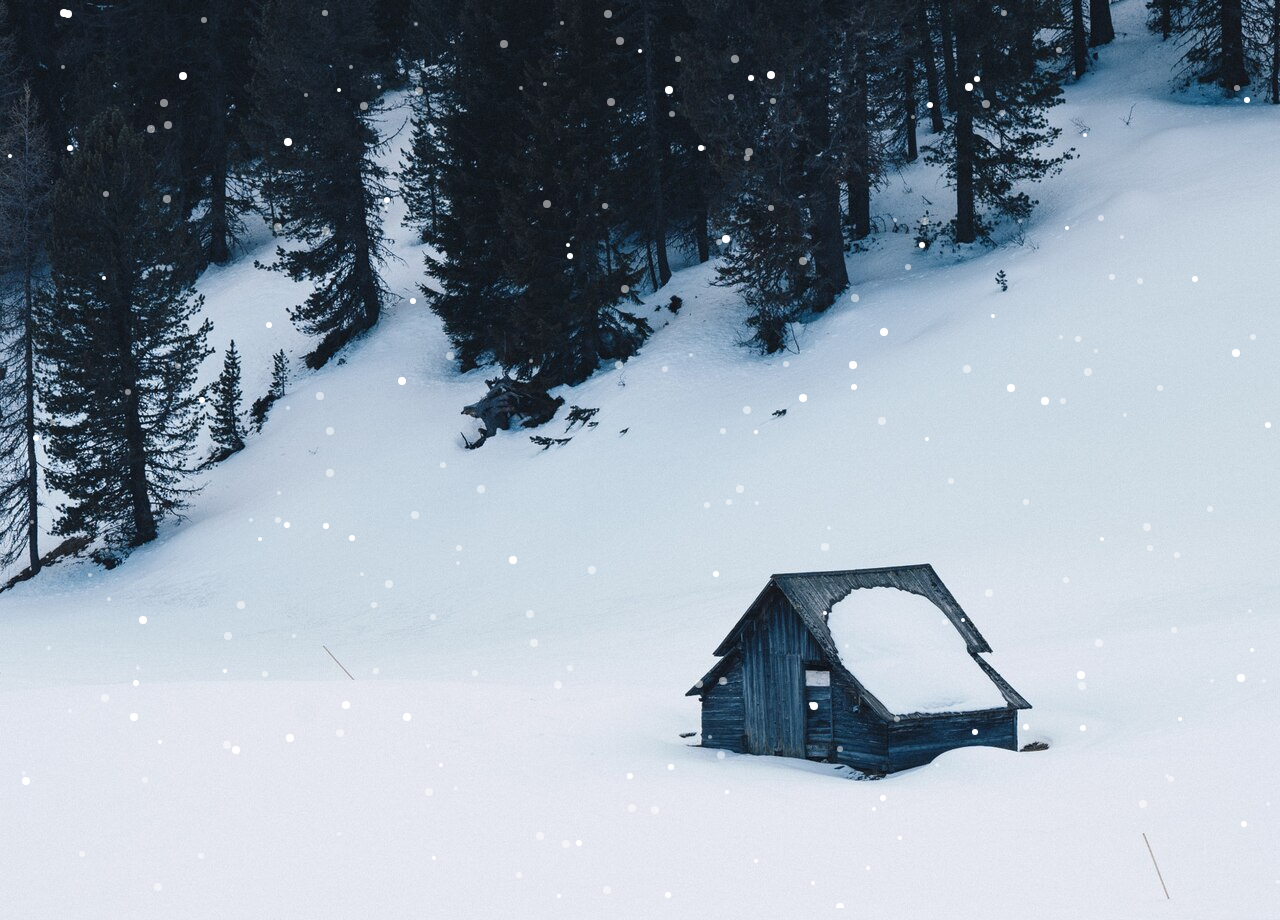
<file: 001_falling snow/index.html>
<!DOCTYPE html>
<html lang="en">
<head>
    <meta charset="UTF-8">
    <meta http-equiv="X-UA-Compatible" content="IE=edge">
    <meta name="viewport" content="width=device-width, initial-scale=1.0">
    <title>001-Falling Snow</title>
    <link rel="stylesheet" href="./style.css">
</head>
<body>
    <canvas id="falling-snow-canvas"></canvas>
    <script src="./star.js"></script>
</body>
</html>
</file>
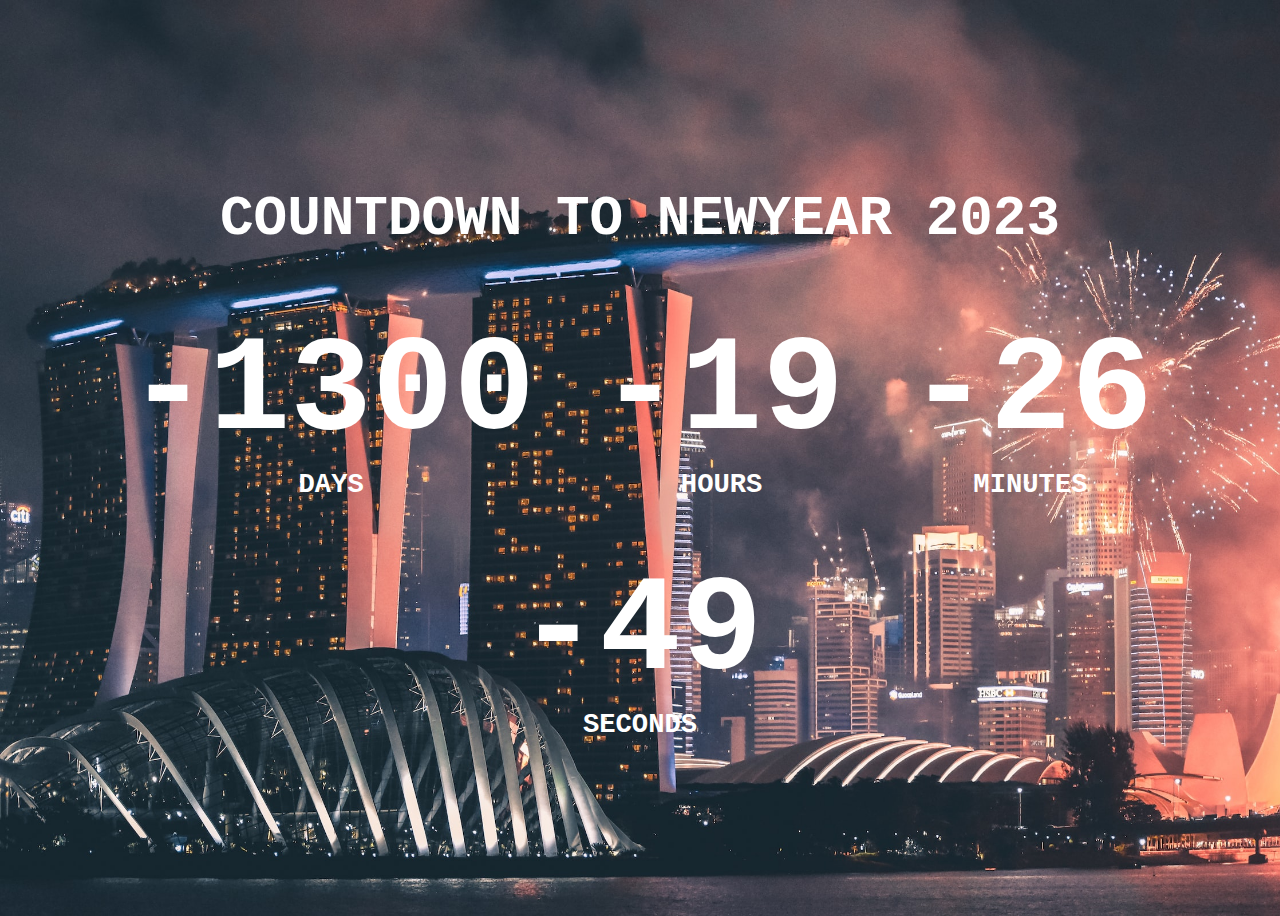
<file: 002_Countdown Timer/index.html>
<!DOCTYPE html>
<html lang="en">
<head>
    <meta charset="UTF-8">
    <meta http-equiv="X-UA-Compatible" content="IE=edge">
    <meta name="viewport" content="width=device-width, initial-scale=1.0">
    <title>Countdown Timer</title>
    <link rel="stylesheet" href="./style.css">
</head>
<body>
    <h1>Countdown To Newyear 2023</h1>
    <div>
        <div class="countdown"><span id="days"></span>Days</div>
        <div class="countdown"><span id="hours"></span>Hours</div>
        <div class="countdown"><span id="minutes"></span>Minutes</div>
        <div class="countdown"><span id="seconds"></span>Seconds</div>
    </div>
    <script src="./star.js"></script>
</body>
</html>
</file>
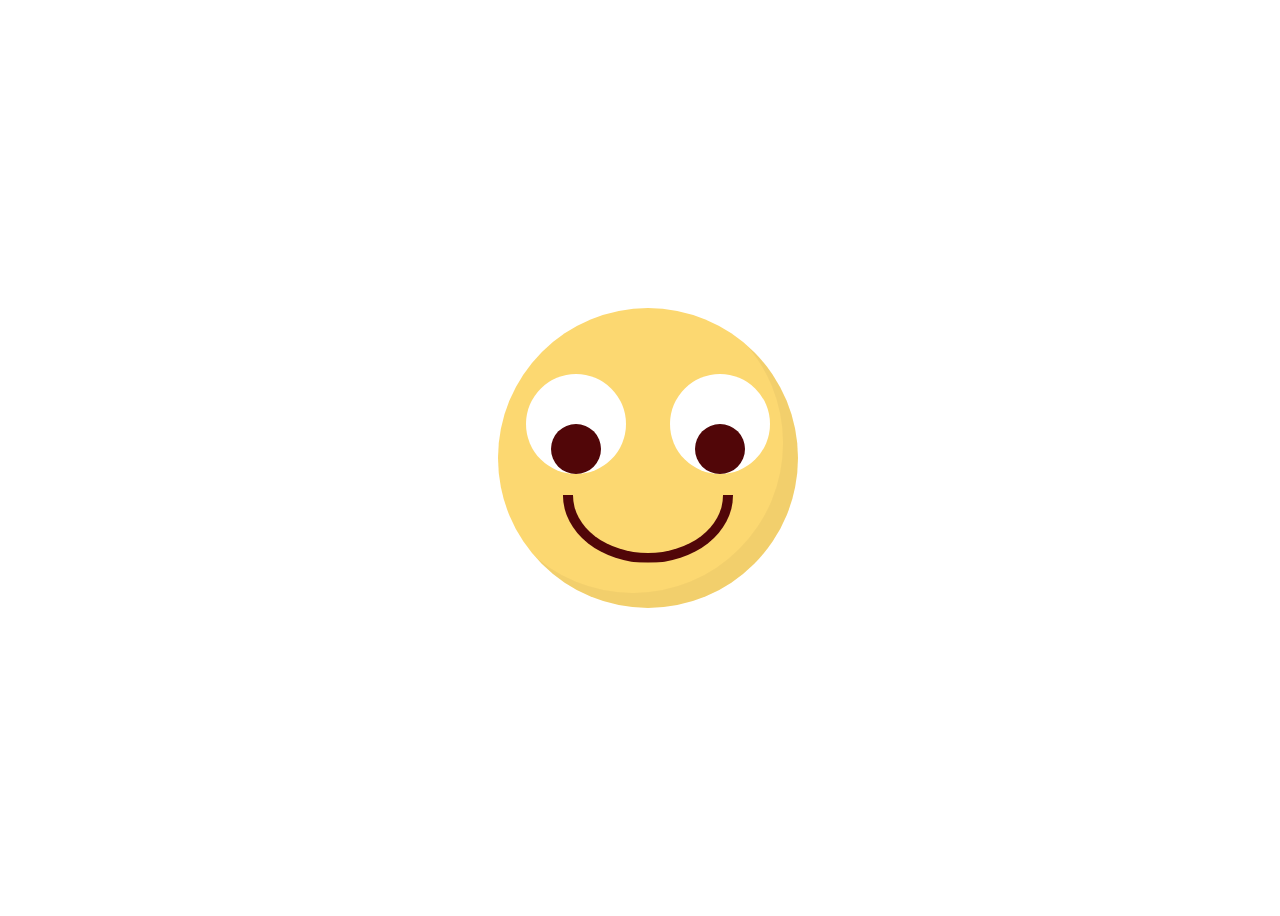
<file: 003_Eye Rolling/index.html>
<!DOCTYPE html>
<html lang="en">
<head>
    <meta charset="UTF-8">
    <meta http-equiv="X-UA-Compatible" content="IE=edge">
    <meta name="viewport" content="width=device-width, initial-scale=1.0">
    <title>Eye Rolling</title>
    <link rel="stylesheet" href="./style.css">
</head>
<body>
    <div class="face">
        <div class="eyes">
            <div class="eye"></div>
            <div class="eye"></div>
        </div>
        <span class="mouth"></span>
    </div>
    <script src="./star.js"></script>
</body>
</html>
</file>
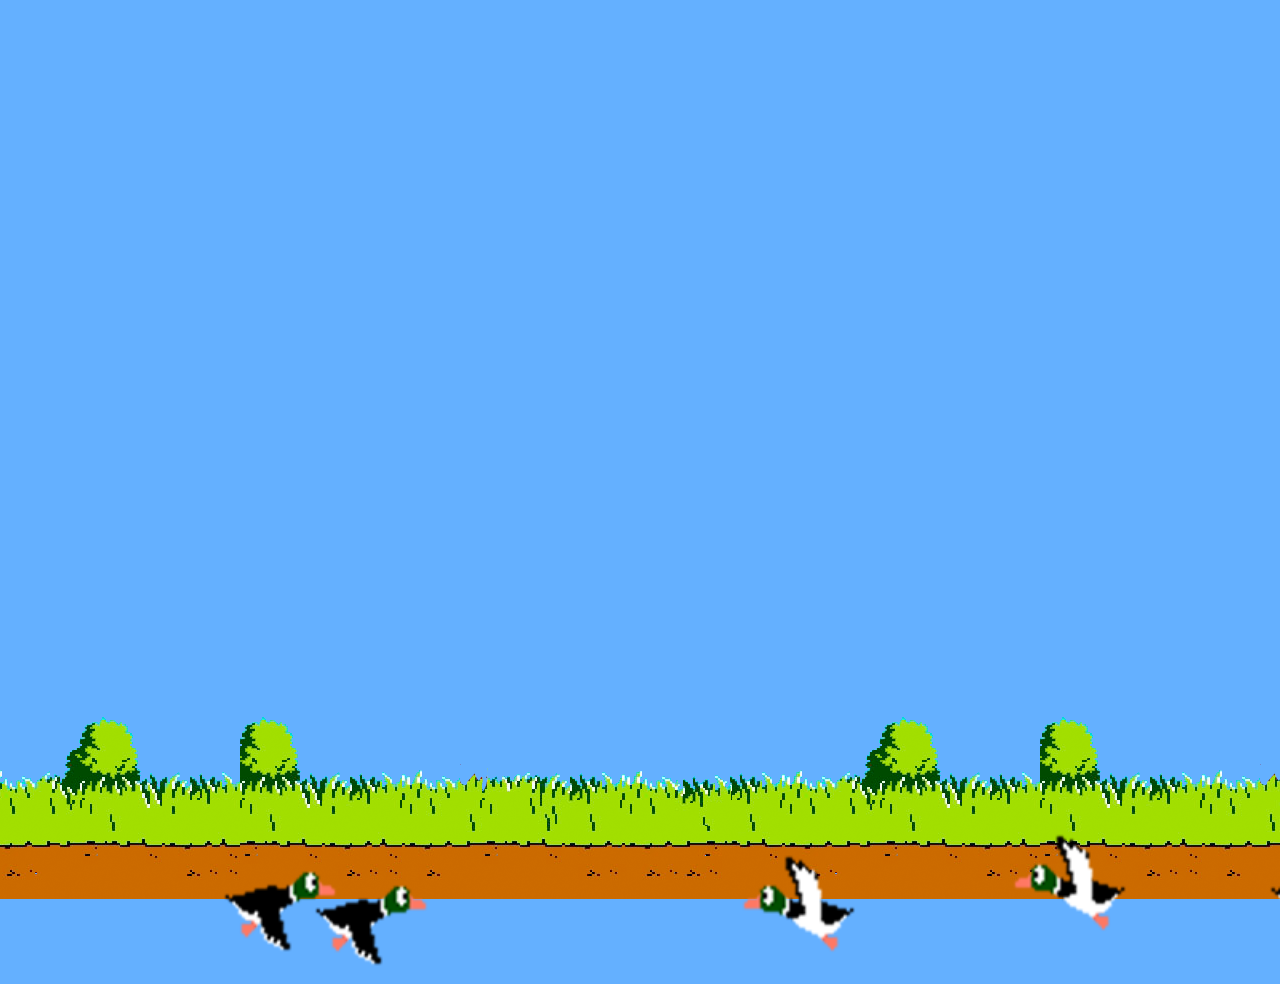
<file: 005_Duck Hunt/index.html>
<!DOCTYPE html>
<html lang="en">
<head>
    <meta charset="UTF-8">
    <meta http-equiv="X-UA-Compatible" content="IE=edge">
    <meta name="viewport" content="width=device-width, initial-scale=1.0">
    <title>Duck Hunt</title>
    <link rel="stylesheet" href="./style.css">
</head>
<body>
    <h1 class="winning">You Win !!</h1>

    <script src="./index.js"></script>
</body>
</html>
</file>
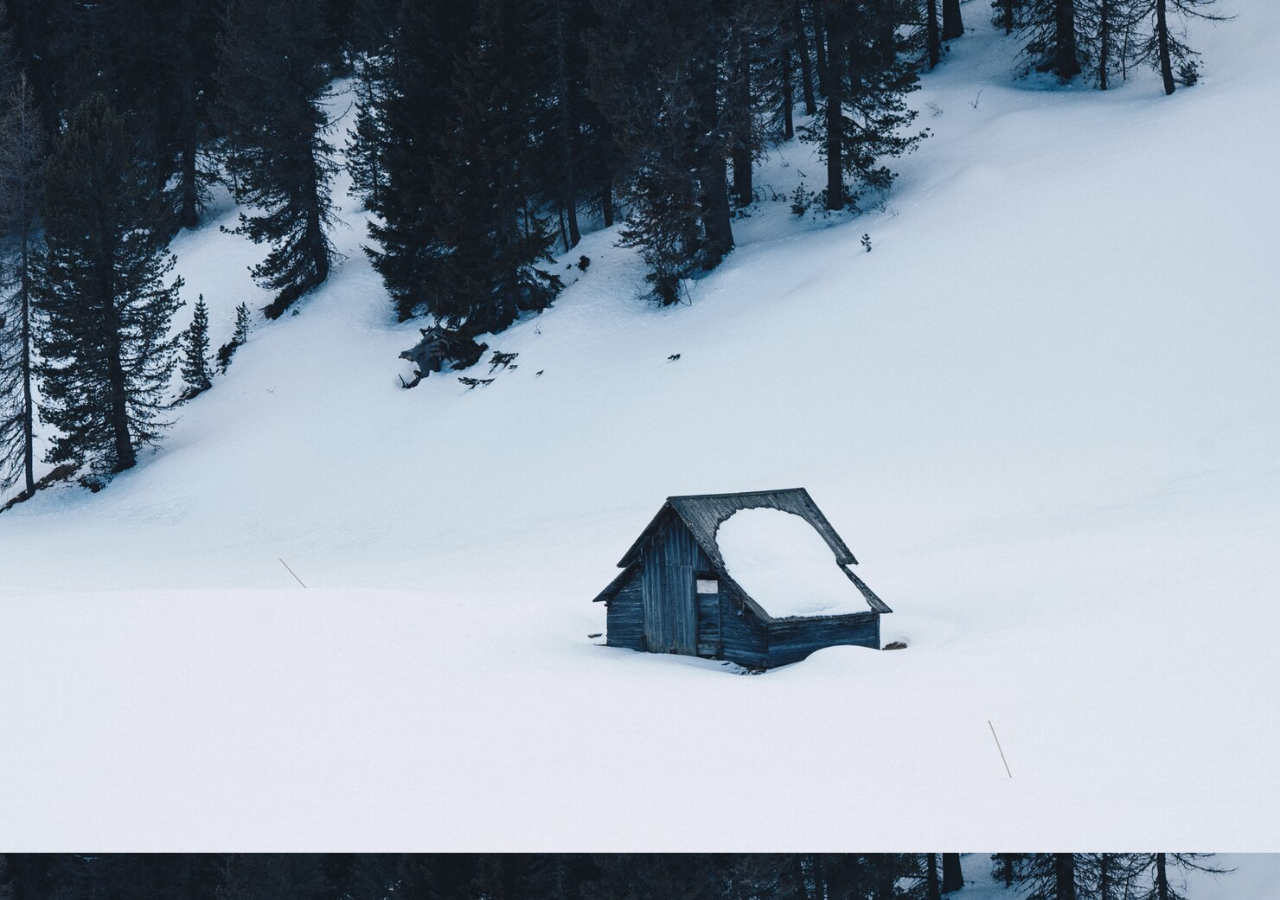
<file: 006_Konami Code/index.html>
<!DOCTYPE html>
<html lang="en">
<head>
    <meta charset="UTF-8">
    <meta http-equiv="X-UA-Compatible" content="IE=edge">
    <meta name="viewport" content="width=device-width, initial-scale=1.0">
    <title>006-Falling Snow</title>
    <link rel="stylesheet" href="./style.css">
</head>
<body>
    <canvas id="falling-snow-canvas"></canvas>
    <script src="./snow-falling.js"></script>
    <script src="./star.js"></script>
</body>
</html>
</file>
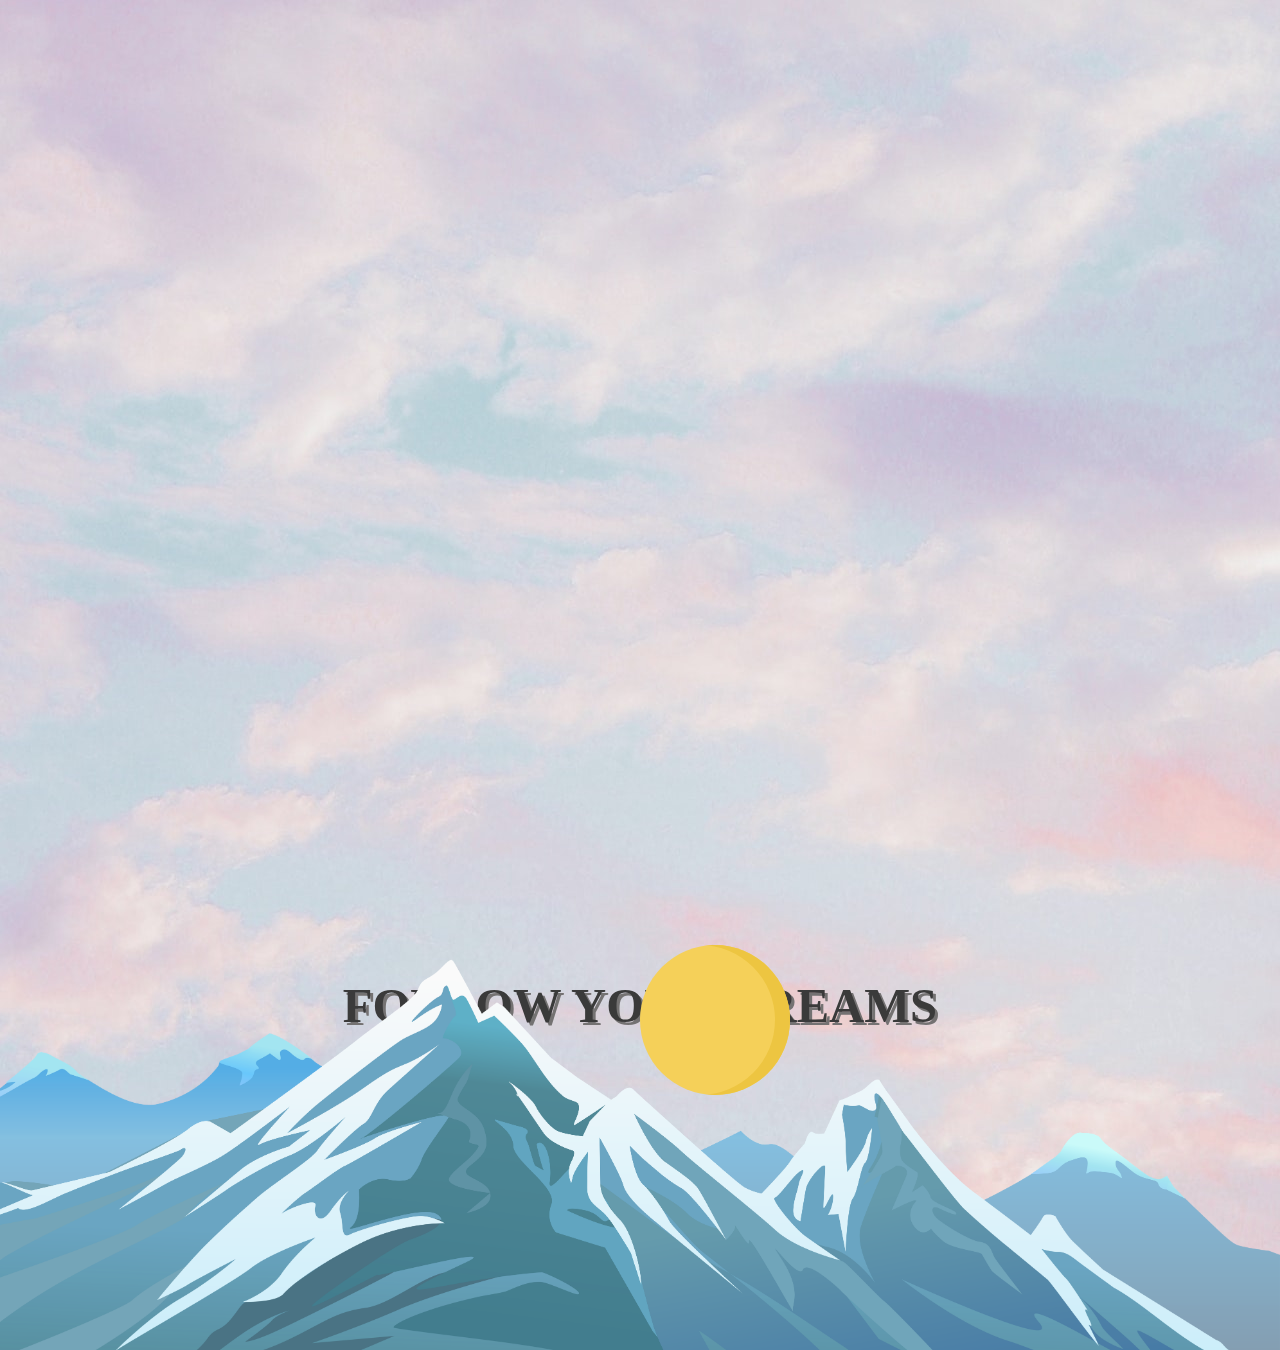
<file: 007_Parallax Scrolling/index.html>
<!DOCTYPE html>
<html lang="en">
<head>
    <meta charset="UTF-8">
    <meta http-equiv="X-UA-Compatible" content="IE=edge">
    <meta name="viewport" content="width=device-width, initial-scale=1.0">
    <title>Parallax Scrolling</title>
    <link rel="stylesheet" href="./style.css">
</head>
<body>
    <div class="parallax">
        <div class="mountain"></div>
        <h1 class="wish"> Follow your dreams</h1>
        <div class="sun"></div>
    </div>    

    <script src="./index.js"></script>
</body>
</html>
</file>
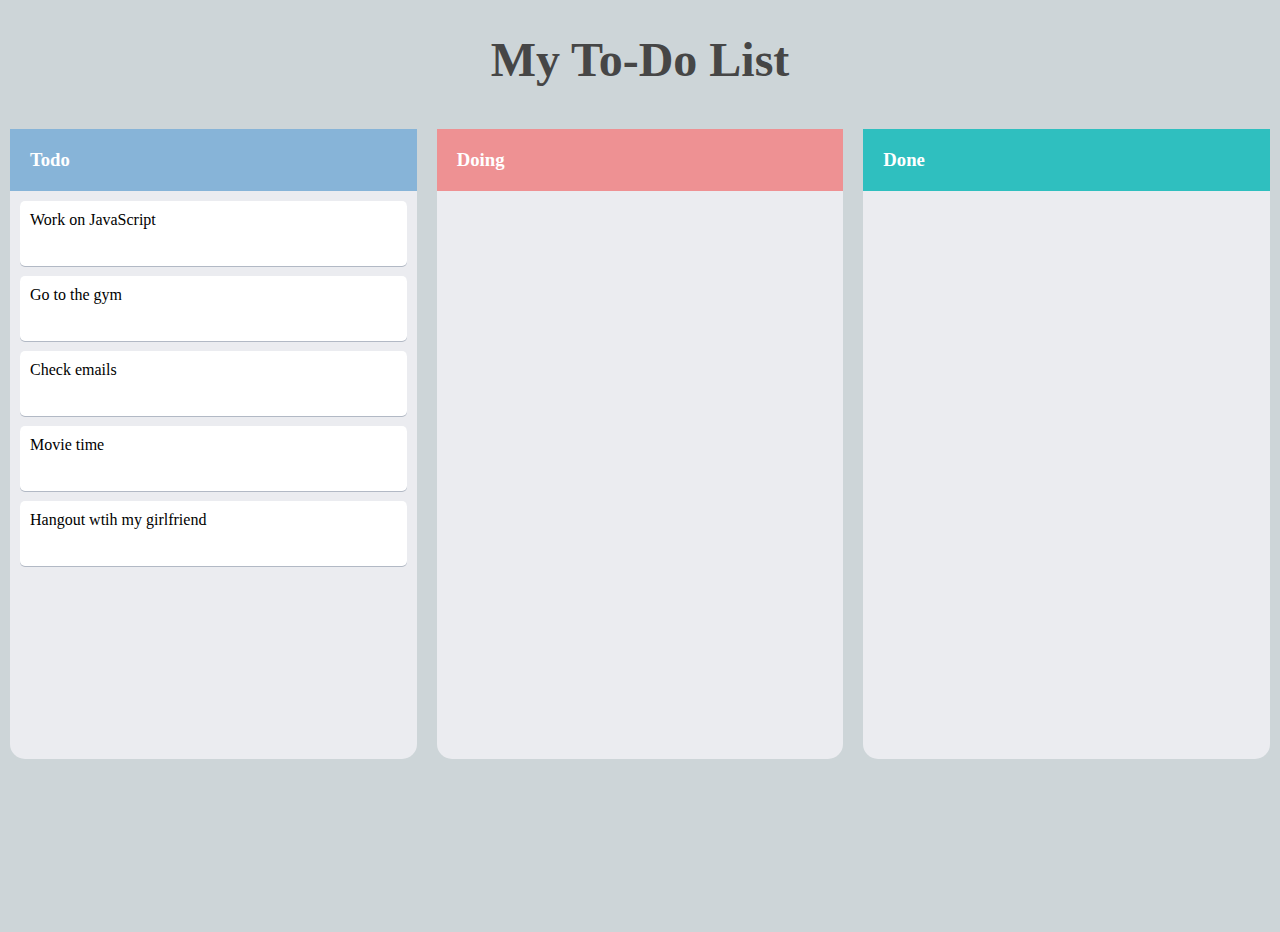
<file: 008_Kanban Board/index.html>
<!DOCTYPE html>
<html lang="en">
<head>
    <meta charset="UTF-8">
    <meta http-equiv="X-UA-Compatible" content="IE=edge">
    <meta name="viewport" content="width=device-width, initial-scale=1.0">
    <title>Kanban Board</title>
    <link rel="stylesheet" href="./style.css">
</head>
<body>
    <h1 class="title">My To-Do List</h1>
    <div class="app">
        <div class="container">
            <h3 class="todo">Todo</h3>
            <div class="drop-zone">
                <div class="task" draggable="true">Work on JavaScript</div>
                <div class="task" draggable="true">Go to the gym</div>
                <div class="task" draggable="true">Check emails</div>
                <div class="task" draggable="true">Movie time</div>
                <div class="task" draggable="true">Hangout wtih my girlfriend</div>
            </div>
        </div>

        <div class="container">
            <h3 class="doing">Doing</h3>
            <div class="drop-zone"></div>
        </div>

        <div class="container">
            <h3 class="done">Done</h3>
            <div class="drop-zone"></div>
        </div>
    </div>

    <script src="./index.js"></script>
</body>
</html>
</file>
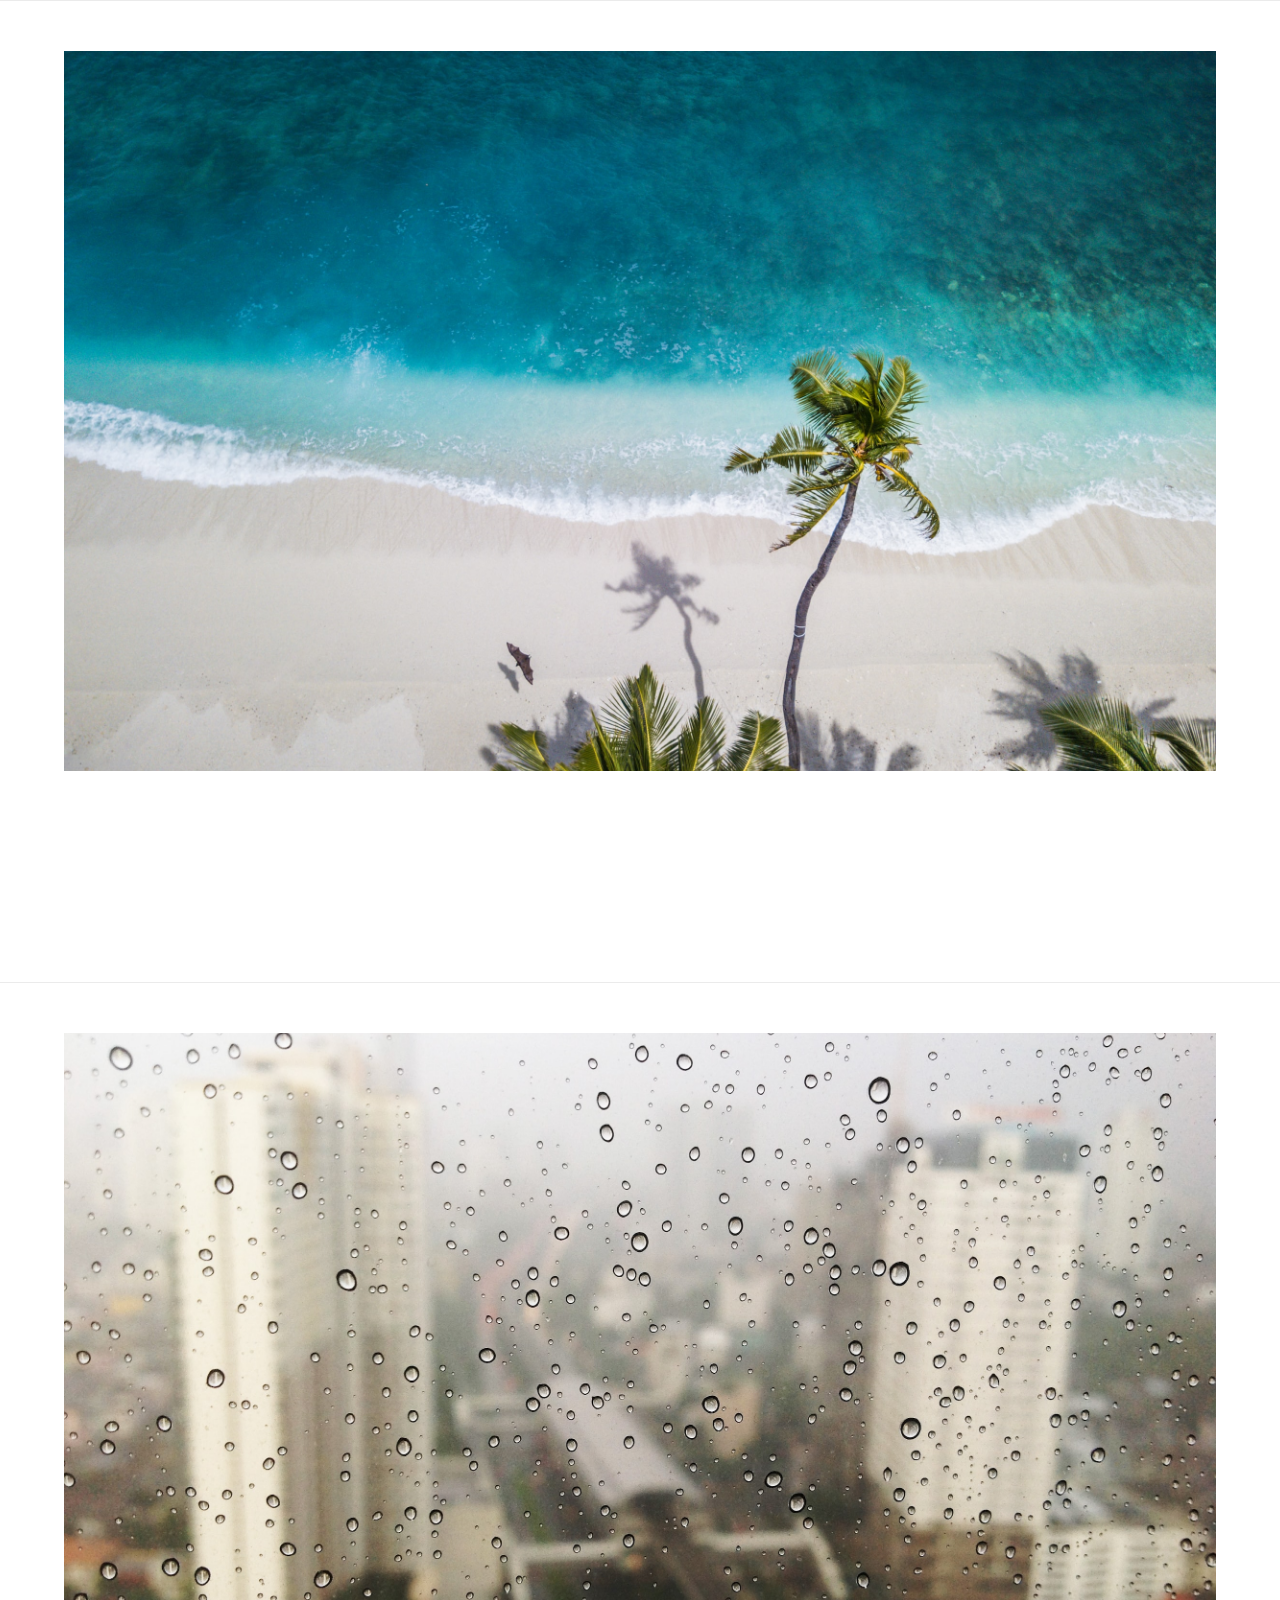
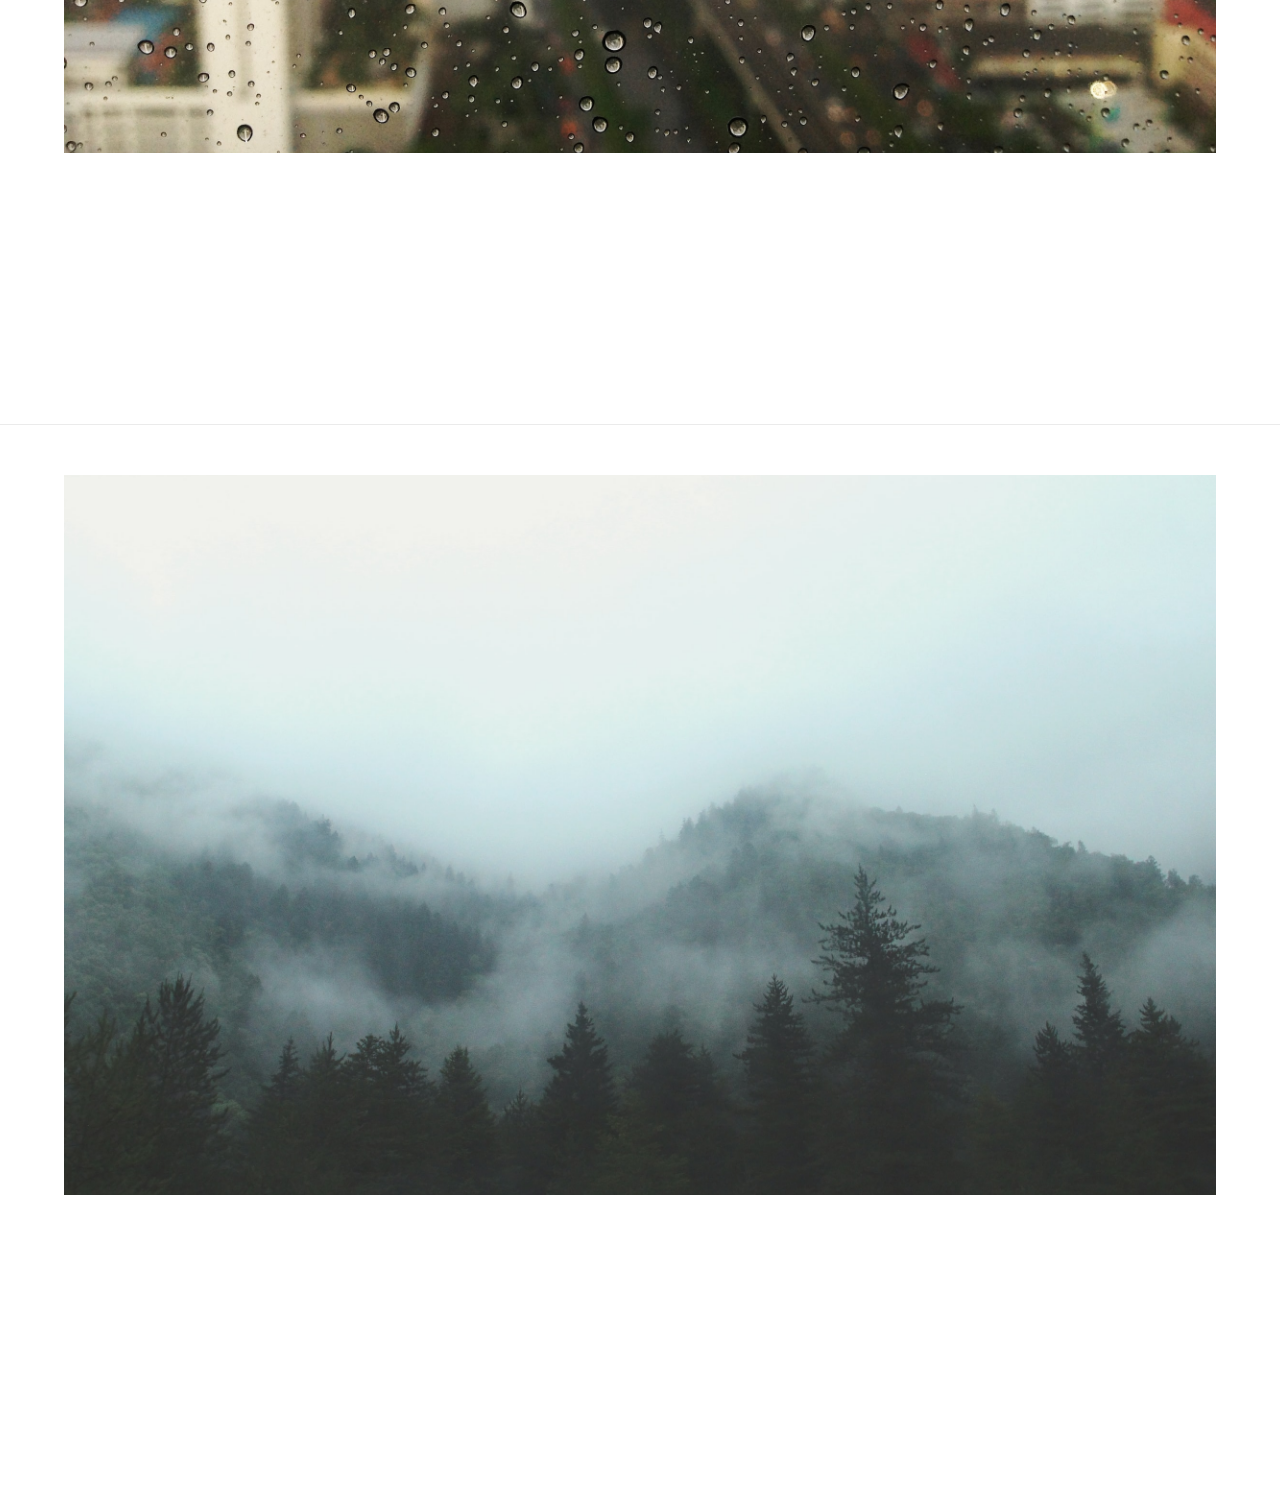
<file: 009_Tex Reveal/index.html>
<!DOCTYPE html>
<html lang="en">
<head>
    <meta charset="UTF-8">
    <meta http-equiv="X-UA-Compatible" content="IE=edge">
    <meta name="viewport" content="width=device-width, initial-scale=1.0">
    <title>Text Reveal</title>
    <link rel="stylesheet" href="./style.css">
</head>
<body>
    <section>
        <img src="./hot-season.jpeg">
        <div class="text">
            <h2>Hot Season</h2>
            <p>The hot season (known as ruedu ron) is most notable in the north of the country where temperatures are more changeable throughout the year. In spots like Chiang Mai average temperatures peak at around 37C in April - with minimal breeze and relatively little rainfall, this can make it a very difficult time of year to visit.

            <br>The hot season is less pronounced in the south of the country with temperatures peaking closer to 33C in Phuket.</p>
        </div>
    </section>

    <section>
        <img src="./wet-season.jpeg">
        <div class="text">
            <h2>Wet Season</h2>
            <p>During the wet season (known as reudu fon), the weather is dominated by the southwest monsoon which brings warm humid air to the country from the Indian Ocean which results in abundant rain throughout these months. Rain does tend to fall on most days but tends to come in short bursts of an hour or two in the afternoon or overnight, with the heaviest rain falling in September and October.

            <br>While it is not the hottest time of the year, the high humidity caused by the SW monsoon can make the wet season an uncomfortable time to visit Thailand.
                
            <br>Its worth noting that the monsoon also brings consistent onshore winds which creates reliable breaks if you're planning on surfing the Thai coast.</p>
        </div>
    </section>

    <section>
        <img src="./cool-season.jpeg">
        <div class="text">
            <h2>Cool Season</h2>
            <p>The cool season (ruedu nao) brings a significant turn in weather conditions with the north-east monsoon changing the prevailing wind directions. This brings in cool, dry air resulting in cooler temperatures and more comfortable humidity. This also means less rainfall and its is this combination that makes the cool season arguably the best time of year to visit much of Thailand.

            <br>During the cool season, the west coast of Thailand, the Andaman Sea is also at its calmest which makes it a perfect time to visit the west coast resorts such as Phuket, Krabi and the Ko Phi Phi islands.
                
            <br>If however you're heading to the east coast of Thailand (the gulf coast), such as Ko Samui or Ko Chang, the cool season sees this area hit by the northeast monsoon with consistent rain between October and January, peaking in November.</p>
        </div>
    </section>
    <script src="./index.js"></script>
</body>
</html>
</file>
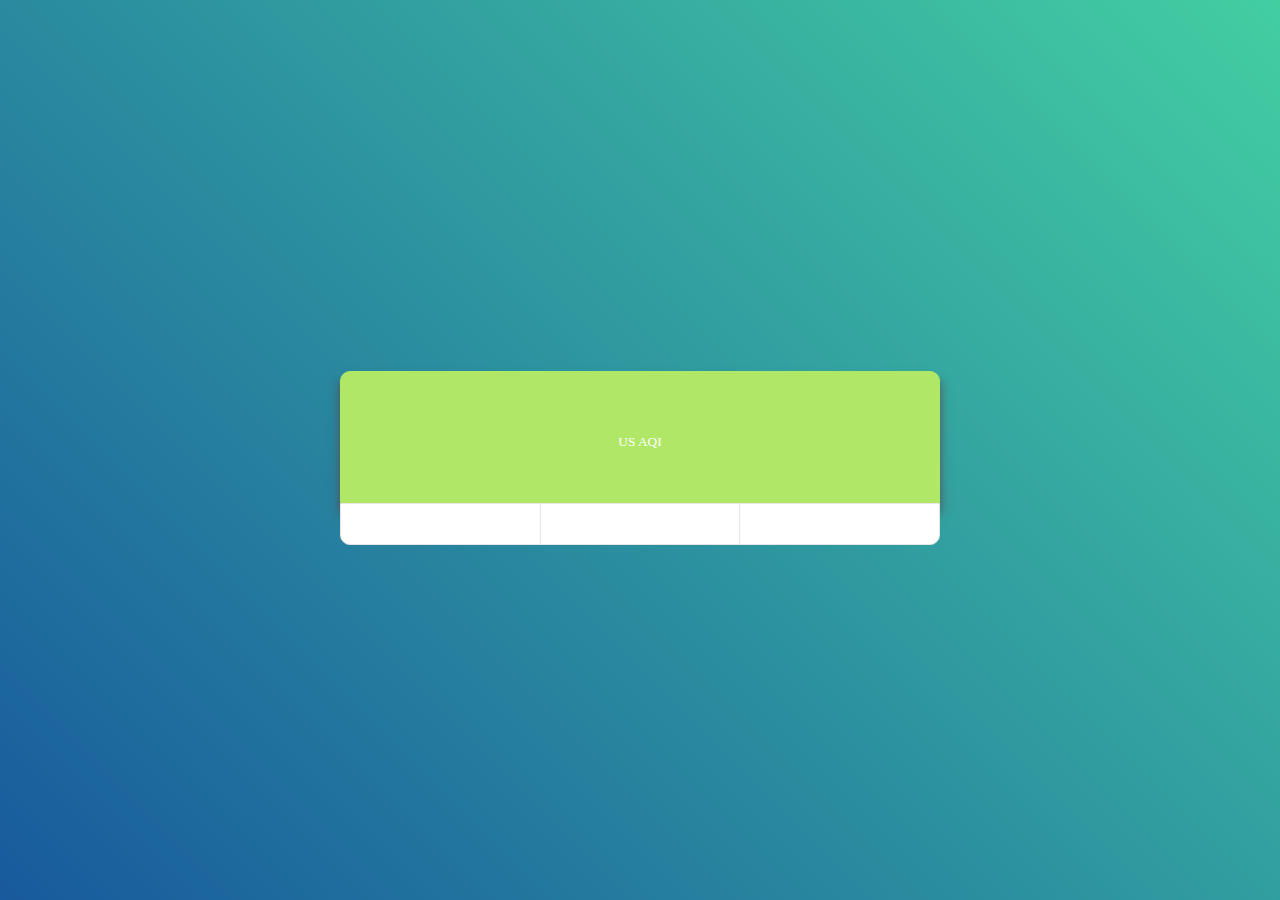
<file: 010_Air Quality Visualizer/index.html>
<!DOCTYPE html>
<html lang="en">
<head>
    <meta charset="UTF-8">
    <meta http-equiv="X-UA-Compatible" content="IE=edge">
    <meta name="viewport" content="width=device-width, initial-scale=1.0">
    <title>Air Quality Visualizer</title>
    <link rel="stylesheet" href="./style.css">
</head>
<body>
    <section>
        <div class="location">
            <h1 class="city"></h1>
            <p class="state-country"></p>
        </div>

        <div class="card">
            <div class="aqi">
                <h1></h1>
                <small> US AQI</small>
            </div>
        </div>

        <div class="info">
            <div class="temperature"></div>
            <div class="humidity"></div>
            <div class="wind"></div>
        </div>
    </section>

    <script src="./index.js"></script>
</body>
</html>
</file>
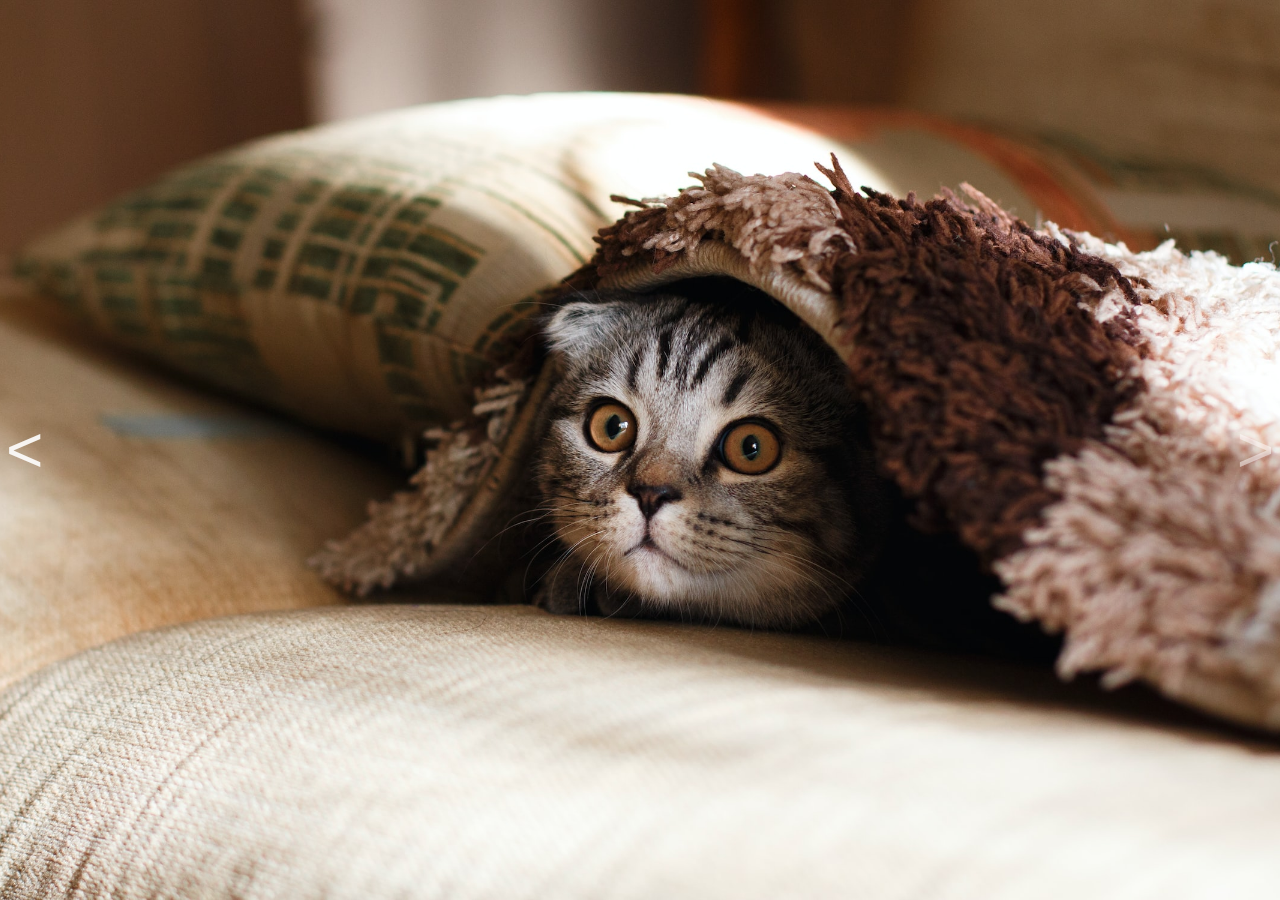
<file: 011_Carousel/index.html>
<!DOCTYPE html>
<html lang="en">
<head>
    <meta charset="UTF-8">
    <meta http-equiv="X-UA-Compatible" content="IE=edge">
    <meta name="viewport" content="width=device-width, initial-scale=1.0">
    <title>Carousel</title>
    <link rel="stylesheet" href="./style.css">
</head>
<body>
    <div class="carousel">
        <img src="./img-01.jpeg">
        <img src="./img-02.jpeg">
        <img src="./img-03.jpeg">
        <img src="./img-04.jpeg">

        <button class="previous"><</button>
        <button class="next">></button>
    </div>

    <script src="./index.js"></script>
</body>
</html>
</file>
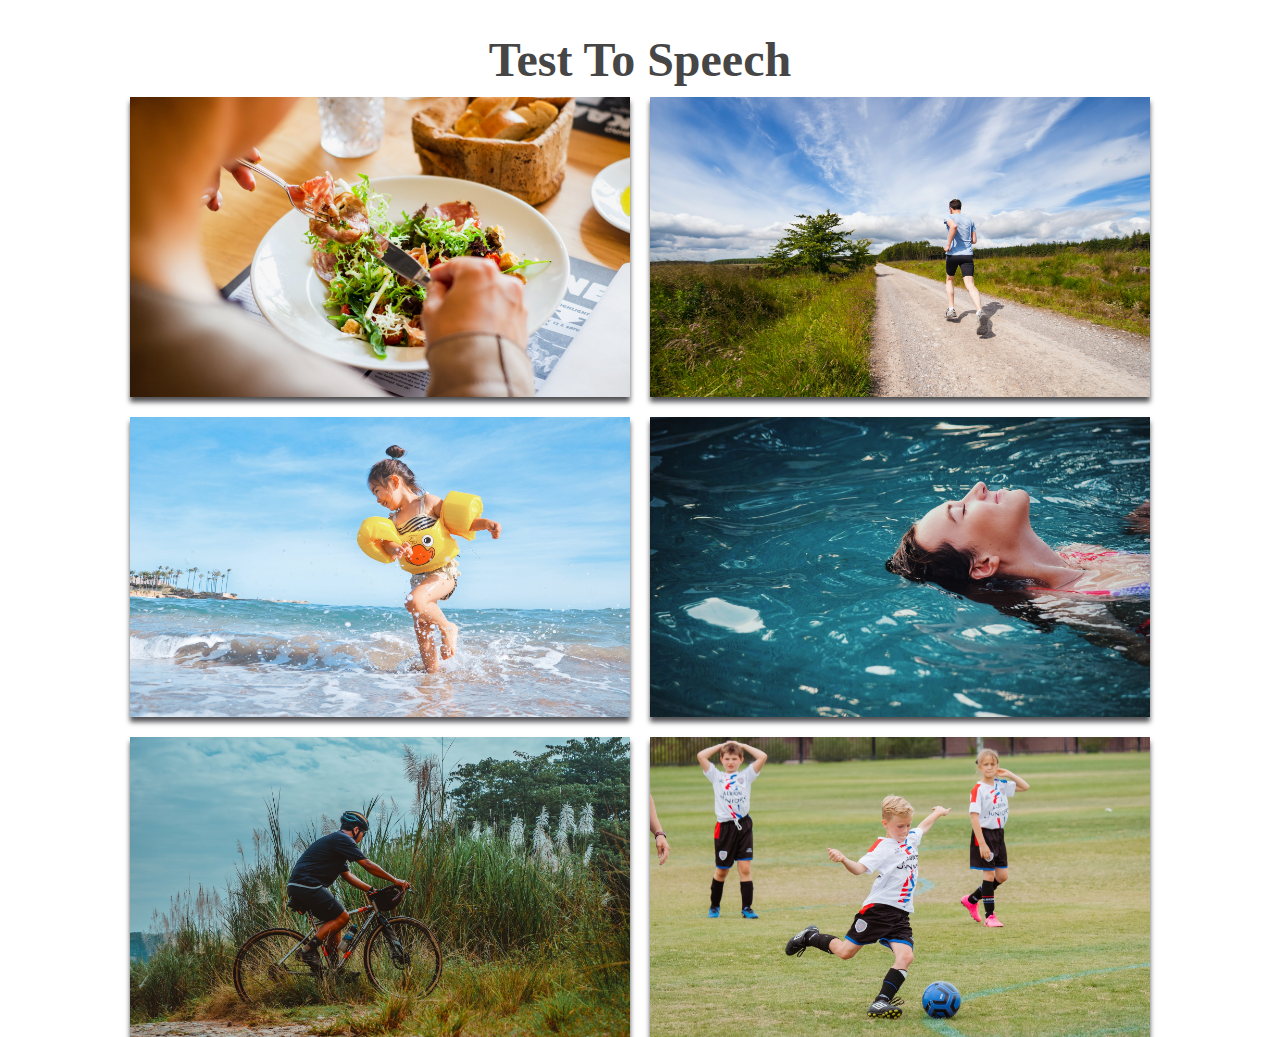
<file: 013_Text to Speech/index.html>
<!DOCTYPE html>
<html lang="en">
<head>
    <meta charset="UTF-8">
    <meta http-equiv="X-UA-Compatible" content="IE=edge">
    <meta name="viewport" content="width=device-width, initial-scale=1.0">
    <title>Tex to Speech</title>
    <link rel="stylesheet" href="./style.css">
</head>
<body>
    <h1 class="title">Test To Speech</h1>

    <div class="container">
    <img src="./img-001.jpeg" alt="คนกำลังนั่งทานอาหาร">
    <img src="./img-002.jpeg" alt="คนกำลังวิ่งขึ้นภูเขา">
    <img src="./img-003.jpeg" alt="เด็กผู้หญิงกำลังเล่นน้ำทะเล">
    <img src="./img-004.jpeg" alt="ผู้หญิงอยู่ในสระว่ายน้ำ">
    <img src="./img-005.jpeg" alt="ผู้ชายกำลังปั่นจักรยาน">
    <img src="./img-006.jpeg" alt="เด็กผู้ชายกำลังเล่นฟุตบอล">
    </div>


    <script src="./index.js"></script>
</body>
</html>
</file>
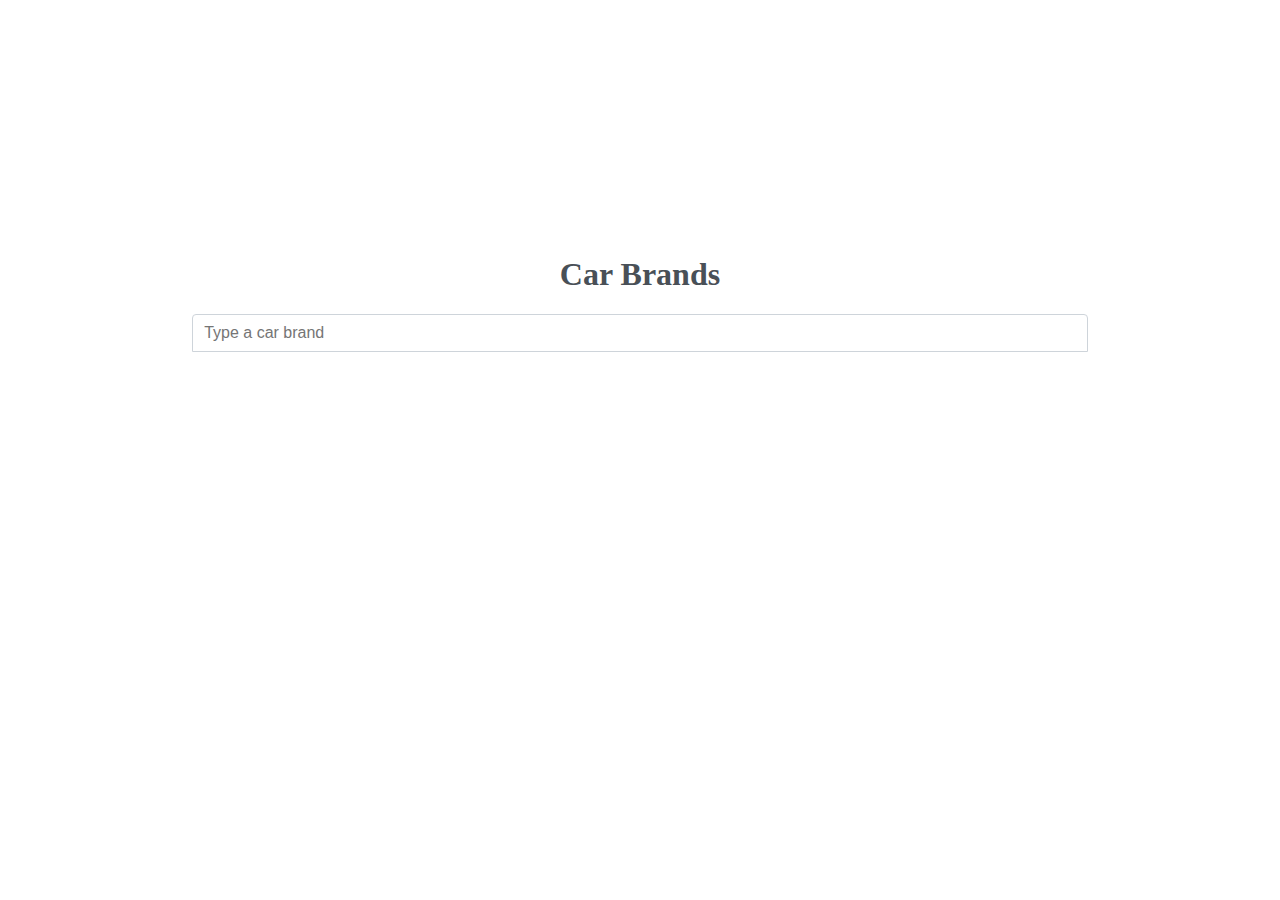
<file: 014_Autocomplete/index.html>
<!DOCTYPE html>
<html lang="en">
<head>
    <meta charset="UTF-8">
    <meta http-equiv="X-UA-Compatible" content="IE=edge">
    <meta name="viewport" content="width=device-width, initial-scale=1.0">
    <title>Autocomplete</title>
    <link rel="stylesheet" href="./style.css">
</head>
<body>
    <h1>Car Brands</h1>
    <input class="search" type="text" placeholder="Type a car brand">

    <script src="./index.js"></script>
</body>
</html>
</file>
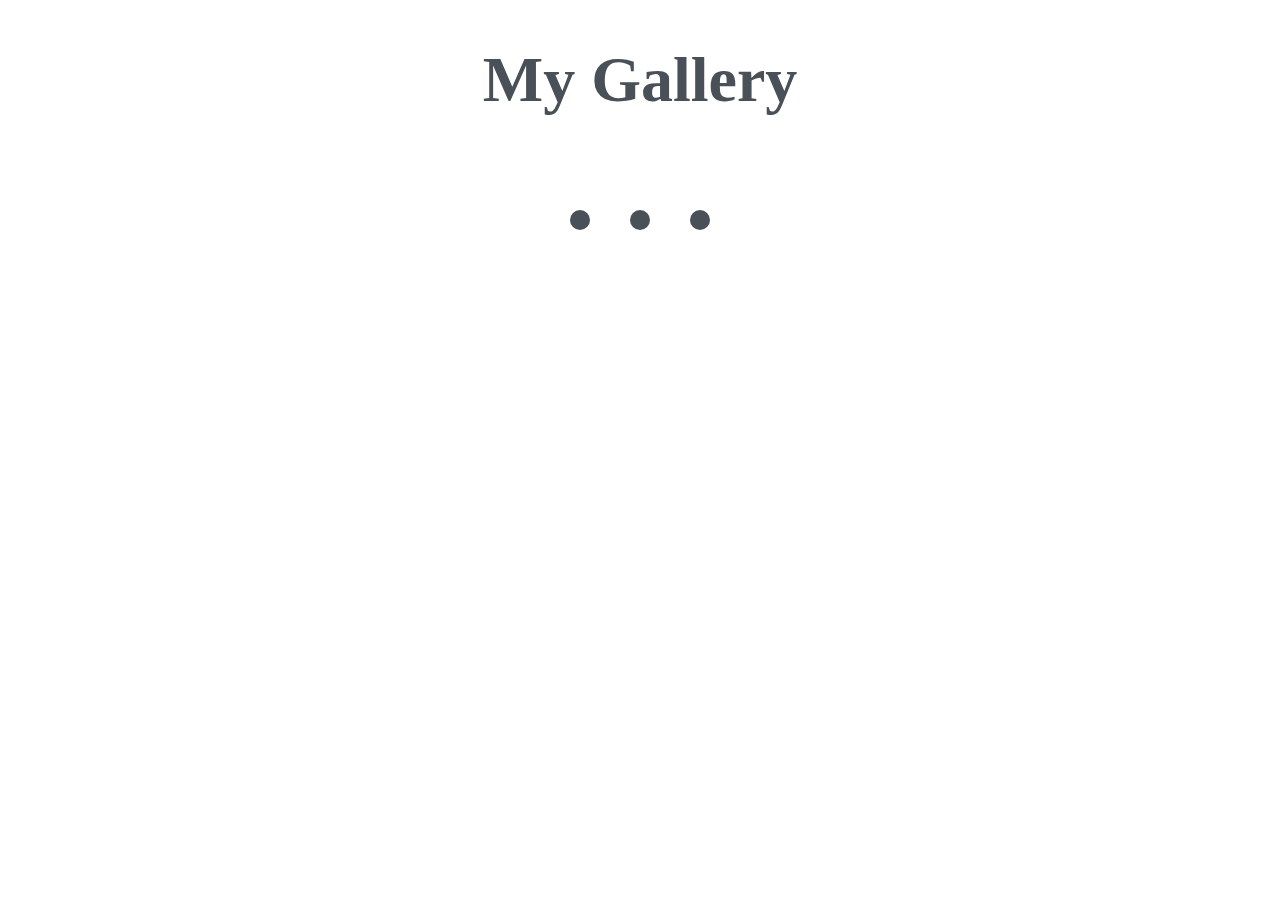
<file: 016_Infinite Scroll Gallery/index.html>
<!DOCTYPE html>
<html lang="en">
  <head>
    <meta charset="UTF-8" />
    <meta name="viewport" content="width=device-width, initial-scale=1.0" />
    <meta http-equiv="X-UA-Compatible" content="ie=edge" />
    <title>Infinite Scroll Gallery</title>
    <link rel="stylesheet" href="./style.css" />
  </head>
  <body>
    <h1>My Gallery</h1>
    <div class="gallery"></div>
    <div class="loader">
      <div class="dot-loader"></div>
      <div class="dot-loader"></div>
      <div class="dot-loader"></div>
    </div>

    <script src="./index.js"></script>
  </body>
</html>
</file>
<file: 001_falling snow/style.css>
body {
    background-image: url(./imgs/small-wooden-handbuilt-house-forest-covered-snow-snowy-hill_181624-3645.jpeg);
}
</file>
<file: 002_Countdown Timer/style.css>
body {
    background-image: url(./firework.jpeg);
    background-size: cover;
    color: #ffffff;

    height: 100vh;
    font-weight: bold;
    text-align: center;
    text-transform: uppercase;
    font-family: 'Courier New', Courier, monospace;

    display: flex;
    align-items: center;
    flex-direction: column;
    justify-content: center;
}

h1 {
    font-size: 3.5em;
}

.countdown {
    display: inline-block;
    font-size: 1.7em;
    padding: 1em;
}

.countdown span {
    display: block;
    font-size:  5em;
}
</file>
<file: 003_Eye Rolling/style.css>
body {
    width: 100vw;
    height: 100vh;

    display: flex;
    align-items: center;
    justify-content: center;
}

.face {
    background: #fcd871;
    border-radius: 50%;
    height: 300px;
    width: 300px;

    display: flex;
    align-items: center;
    flex-direction: column;
    justify-content: center;

    position: relative;
}

.face::after {
    content: '';
    display: block;
    position: absolute;
    width: 100%;
    height: 100%;
    top: -15px;
    left: -15px;
    border-radius: 50%;
    box-shadow: 15px 15px 0 0 rgba(0, 0, 0, 0.04);
}

.eye {
    background: #fff;
    display: inline-block;
    position: relative;

    border-radius: 50%;
    width: 100px;
    height: 100px;

    margin: 20px 20px 0 20px;
}

.eye:after {
    background: #510608;
    border-radius: 50%;
    content: '';

    height: 50px;
    position: absolute;
    bottom: 0;
    right: 25px;
    width: 50px;
}

.mouth {
    width : 150px;
    height: 125px;
    margin-top: -50px;
    clip-path: inset(50% 0 0 0);

    border-radius: 0 0 50% 50%;
    border: 10px solid #510608;
    border-top: 0;
}
</file>
<file: 005_Duck Hunt/style.css>
body {
    background: #64b0ff url('./scene.png') repeat-x fixed bottom;

    height: 100vh;
    width: 100vw;
    margin: 0;
    display: flex;
    justify-content: center;
    align-items: center;
}

.winning {
    color: #fff;
    font-size: 6em;
    text-transform: uppercase;
    opacity: 0;
}

.duck{
    background-repeat: no-repeat;
    background-size: contain;
    cursor: crosshair;

    position: absolute;
    height: 120px;
    width: 120px;
}
</file>
<file: 006_Konami Code/style.css>
body {
    background-image: url(./imgs/small-wooden-handbuilt-house-forest-covered-snow-snowy-hill_181624-3645.jpeg);
    background-size: cover;
}
</file>
<file: 007_Parallax Scrolling/style.css>
body {
    margin: 0;
}

.parallax {
    display: flex;
    justify-content: center;

    position: relative;
    background-image: url('./sky.jpeg');
}

.sun {
    position: absolute;
    left: 50%;
    top: 70%;

    background: #f5d059;
    box-shadow: inset -15px 0px #edc541;
    border-radius: 50%;

    width: 150px;
    height: 150px;
}

.mountain {
    width: 150vw;
    height: 150vh;
    z-index: 10;

    background: url('./mountain.png') bottom / contain no-repeat;
}

h1 {
    position: absolute;
    top: 70%;
    color: #3a3a3a;
    font-size: 3.8vw;
    text-shadow: 3px 3px #747272;
    text-transform: uppercase;
}
</file>
<file: 008_Kanban Board/style.css>
body {
    background-color: #cdd5d8;
    text-align: center;

    width: 100vw;
    height: 100vh;
    margin: 0;
}

.app{
    display: flex;
    justify-content: center;

    text-align: initial;
}

.title {
    color: #464646;
    font-family: cursive;
    font-size: 3em;
}

.container {
    display: flex;
    flex-direction: column;

    background-color: #ebecf0;
    border-radius: 15px;

    width: 500px;
    height: 70vh;
    margin: 10px;
}

.container .todo,
.container .doing,
.container .done {
    color: #fff;

    padding: 20px;
    margin: 0;
}

.container .todo{
    background-color: #87b4d8;
}

.container .doing{
    background-color: #ee9193;
}

.container .done {
    background-color: #2fbfbf;
}

.drop-zone {
    height: 100%;
    overflow-y: scroll;
}

.task {
    background-color: #fff;
    border-radius: 5px;
    box-shadow: 0 1px 0 rgba(9, 30, 66, 0.25);
    min-height: 5vh;
    margin: 10px;
    padding: 10px;
    cursor: pointer;
}
</file>
<file: 009_Tex Reveal/style.css>
body {
    margin: 0;
}

section {
    border-top: 1px solid #ebebeb;
    color: #767676;

    padding: 50px;
    text-align: center;
}

img {
    width: 90vw;
    height: 80vh;

    object-fit: cover;
}

.text {
    display: flex;
    flex-direction: column;
    justify-content: center;
    font-family: 'Courier New', Courier, monospace;

    
    opacity: 0;
    transform: translateY(25px);
    transition: 0.4s all linear;
}

.text > h2 {
    text-align: center;
    margin: 0;
    padding: 10px 0 0 0;
}

.text > p {
    color: #888888;
    text-align: left;
    font-size: 18px;
    
    margin: 0;
    padding: 10px 3px;
}

.reveal {
    opacity: 1;
    transform: translateY(0);
}
</file>
<file: 010_Air Quality Visualizer/style.css>
:root {
    --good-aqi-color: #b0e767;
    --medium-aqi-color: #fe9b56;
    --bad-aqi-color: #fe6a69;
    --current-aqi-color: var(--good-aqi-color);
}

body {
    width: 100vw;
    height: 100vh;
    margin: 0;

    display: flex;
    align-items: center;
    justify-content: center;
    text-align: center;

    color: #515154;

    background: #43cea2;
    background: linear-gradient(45deg, #185a9d, #43cea2);
}

.card {
    width: 600px;
    box-shadow: 0 10px 10px 0 #515154;
}

.aqi{
    display: flex;
    flex-direction: column;
    justify-content: center;
    color: #ffffff;
    background-color: var(--current-aqi-color);

    height: 10vh;
    padding: 20px 0;

    border: 1px solid var(--current-aqi-color);
    border-top-left-radius: 10px;
    border-top-right-radius: 10px;
}

.aqi > h1 {
    margin: 5px;
    font-size:2.5em;
}

.location {
    color: #ffffff;
}

.city {
    margin: 0;
    font-size: 2em;
}

.state-country {
    margin-top: 0;
}

.info {
    display: flex;
    background-color: #ffffff;

    border: 1px solid #e6e6e6;
    border-bottom-left-radius: 10px;
    border-bottom-right-radius: 10px;
}

.info > * {
    border-right: 1px solid #e6e6e6;
    padding: 20px;
    flex: 1;
}

.info > *:last-child {
    border: none;
}
</file>
<file: 011_Carousel/style.css>
body {
    margin: 0;
}

.carousel {
    display: flex;
    overflow: hidden;
}

.carousel > img {
    width: 100vw;
    height: 100vh;
    object-fit: cover;
    flex-shrink: 0;
}

button {
    background: none;
    border: none;
    outline: none;

    color: #ffffff;
    font-size: 4em;
    cursor: pointer;

    opacity: 0.5;
    transition: all 0.5s ease-in-out;

    position: fixed;
    top: 0;
    bottom: 0;
}

button:hover {
    opacity: 0.9;
}

.previous {
    left: 0%;
}

.next {
    right: 0%;
}
</file>
<file: 013_Text to Speech/style.css>
body {
    margin: 0;
    text-align: center;
}

.container {
    display: flex;
    justify-content: center;
    align-items: center;
    flex-wrap: wrap;

    width: 100vw;
    height: 90vh;
}

img {
    width: 500px;
    height: 300px;

    margin: 10px;
    box-shadow: 0 5px 5px 0 #515154;

    object-fit: cover;
    cursor: pointer;
}

.title {
    color: #464646;
    font-family: cursive;
    font-size: 3em;
    margin-bottom: 0;
}
</file>
<file: 014_Autocomplete/style.css>
* {
    box-sizing: border-box;
}

body {
    font-family: Arial, Helvetica, sans-serif;
    width:  100vw;
    margin: 0;

    display: flex;
    flex-direction: column;
    align-items: center;

    color: #495057;
}

h1 {
    font-family: cursive;
    text-align: left;

    margin-top: 20%;
}

.search {
    width: 70vw;
    padding: 0.37em 0.7em;

    font-size: 1em;
    line-height: 1.5;
    outline: none;

    border: 1px solid #ced4da;
    border-top-left-radius: 0.25em;
    border-top-right-radius: 0.25em;
}

.results {
    list-style: none;

    width: 70vw;
    margin: 0;
    padding: 20px;

    border: 1px solid rgba(0, 0, 0, 0.15);
    border-top: none;
    border-top-left-radius: 0.25em;
    border-top-right-radius: 0.25em;
}

.results > li {
    cursor: pointer;
}

.results > li:not(:first-child) {
    margin-top: 10px;
}
</file>
<file: 016_Infinite Scroll Gallery/style.css>
:root {
    --primary-color: #495057;
  }
  
  * {
    box-sizing: border-box;
  }
  
  body {
    width: 100vw;
    height: 100vh;
    margin: 0;
  
    display: flex;
    flex-direction: column;
    align-items: center;
  
    color: var(--primary-color);
  }
  
  h1 {
    font-family: cursive;
    font-size: 4em;
  }
  
  .gallery {
    display: flex;
    flex-wrap: wrap;
  }
  
  .gallery > img {
    flex: 1;
    object-fit: cover;
  }
  
  .gallery > img:nth-child(3n) {
    flex: 2;
  }
  
  .loader {
    display: flex;
    margin: 50px;
  
    visibility: hidden;
  }
  
  .loader.visible {
    visibility: visible;
  }
  
  .dot-loader {
    height: 20px;
    width: 20px;
  
    border-radius: 50%;
    margin: 0 20px;
  
    background-color: var(--primary-color);
    position: relative;
    animation: 1.2s scale ease-in-out infinite;
  }
  
  .dot-loader:nth-child(2) {
    animation: 1.2s scale ease-in-out infinite 0.15s;
  }
  
  .dot-loader:nth-child(3) {
    animation: 1.2s scale ease-in-out infinite 0.3s;
  }
  
  @keyframes scale {
    0%,
    40%,
    100% {
      transform: scale(0);
    }
    50% {
      transform: scale(1);
    }
  }
</file>
